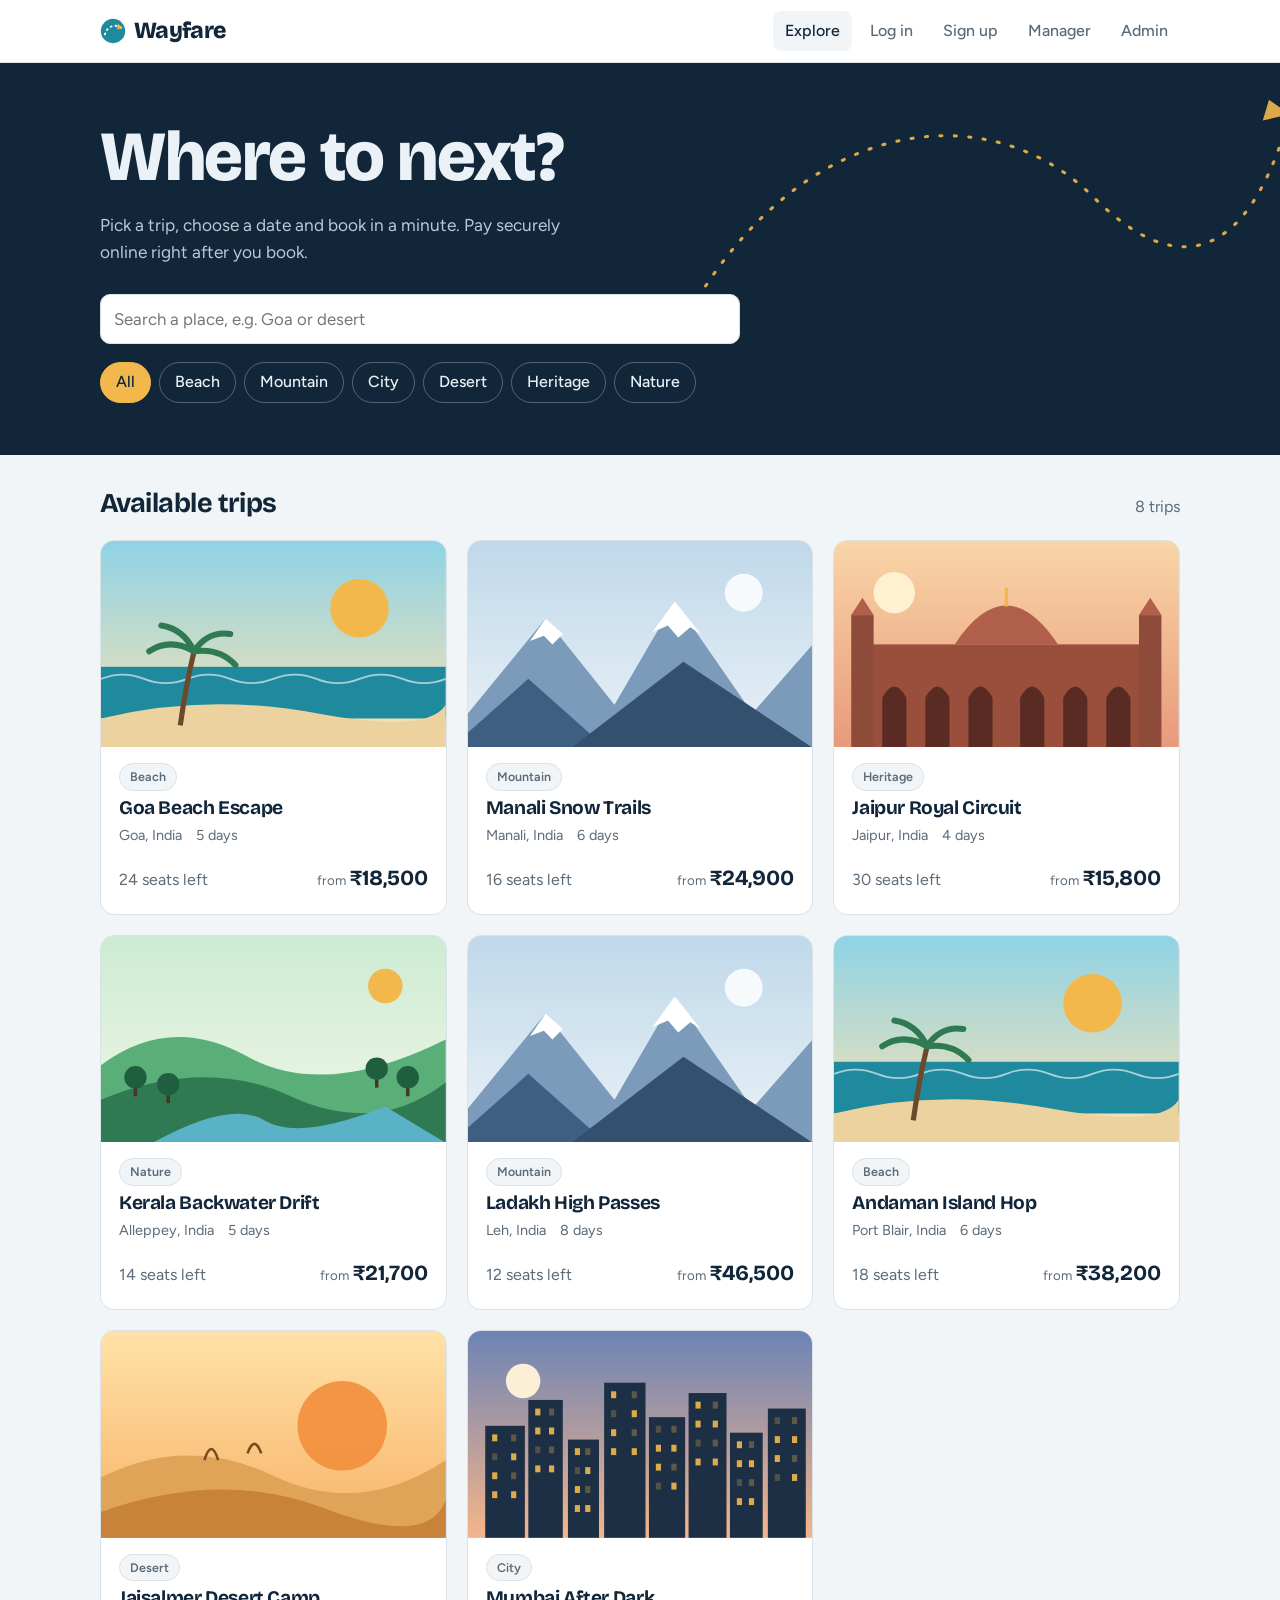
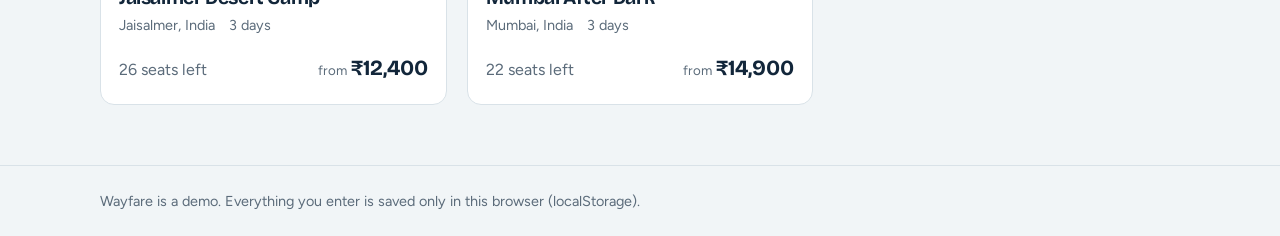
<file: index.html>
<!DOCTYPE html>
<html lang="en">
<head>
<meta charset="utf-8">
<meta name="viewport" content="width=device-width, initial-scale=1, viewport-fit=cover">
<title>Wayfare – Travel Booking</title>
<link rel="preconnect" href="https://fonts.googleapis.com">
<link href="https://fonts.googleapis.com/css2?family=Bricolage+Grotesque:opsz,wght@12..96,500;12..96,700;12..96,800&family=Figtree:wght@400;500;600&display=swap" rel="stylesheet">
<link rel="stylesheet" href="style.css">
</head>
<body>
<div id="app"></div>
<dialog id="dlg"></dialog>
<div id="toast" role="status" aria-live="polite"></div>

<script src="app.js"></script>
</body>
</html>
</file>
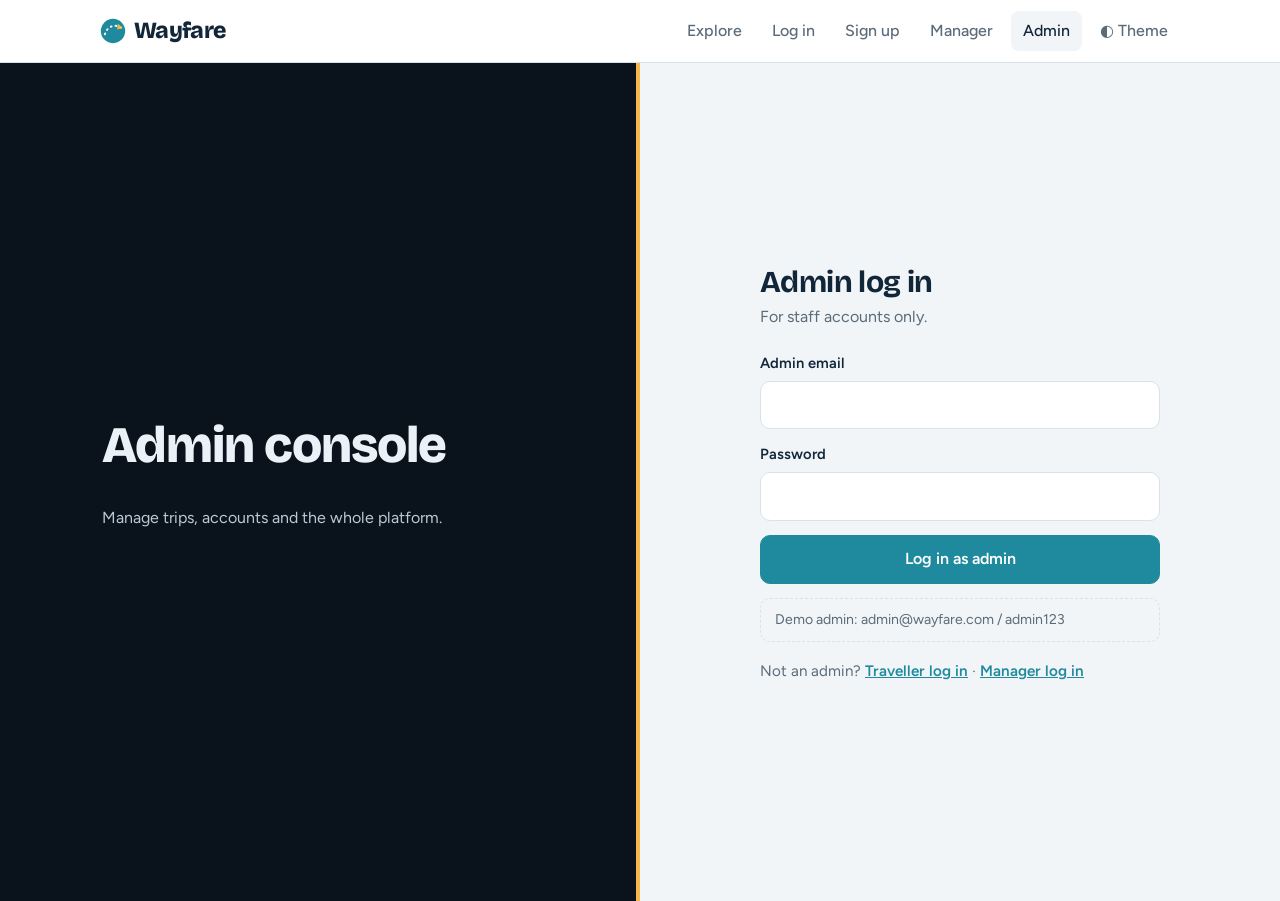
<file: admin-login.html>
<!DOCTYPE html>
<html lang="en">
<head>
<meta charset="utf-8">
<meta name="viewport" content="width=device-width, initial-scale=1, viewport-fit=cover">
<title>Wayfare – Admin log in</title>
<link rel="preconnect" href="https://fonts.googleapis.com">
<link href="https://fonts.googleapis.com/css2?family=Bricolage+Grotesque:opsz,wght@12..96,500;12..96,700;12..96,800&family=Figtree:wght@400;500;600&display=swap" rel="stylesheet">
<link rel="stylesheet" href="style.css">
</head>
<body data-page="admin-login">
<div id="app"></div>
<dialog id="dlg"></dialog>
<div id="toast" role="status" aria-live="polite"></div>

<script src="ui.js"></script>
<script src="payment.js"></script>
<script src="manager.js"></script>
<script src="app.js"></script>
</body>
</html>
</file>
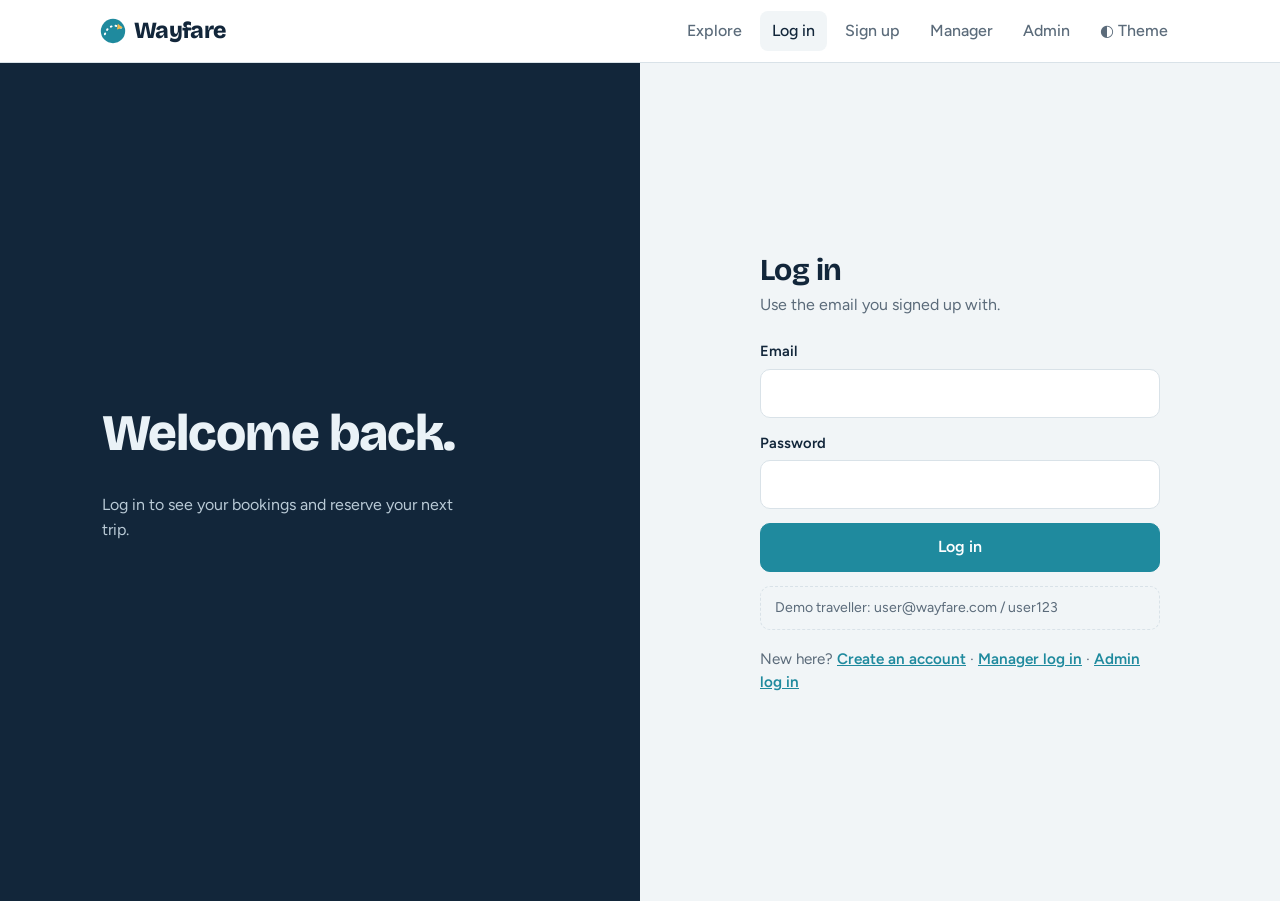
<file: login.html>
<!DOCTYPE html>
<html lang="en">
<head>
<meta charset="utf-8">
<meta name="viewport" content="width=device-width, initial-scale=1, viewport-fit=cover">
<title>Wayfare – Log in</title>
<link rel="preconnect" href="https://fonts.googleapis.com">
<link href="https://fonts.googleapis.com/css2?family=Bricolage+Grotesque:opsz,wght@12..96,500;12..96,700;12..96,800&family=Figtree:wght@400;500;600&display=swap" rel="stylesheet">
<link rel="stylesheet" href="style.css">
</head>
<body data-page="login">
<div id="app"></div>
<dialog id="dlg"></dialog>
<div id="toast" role="status" aria-live="polite"></div>

<script src="ui.js"></script>
<script src="payment.js"></script>
<script src="manager.js"></script>
<script src="app.js"></script>
</body>
</html>
</file>
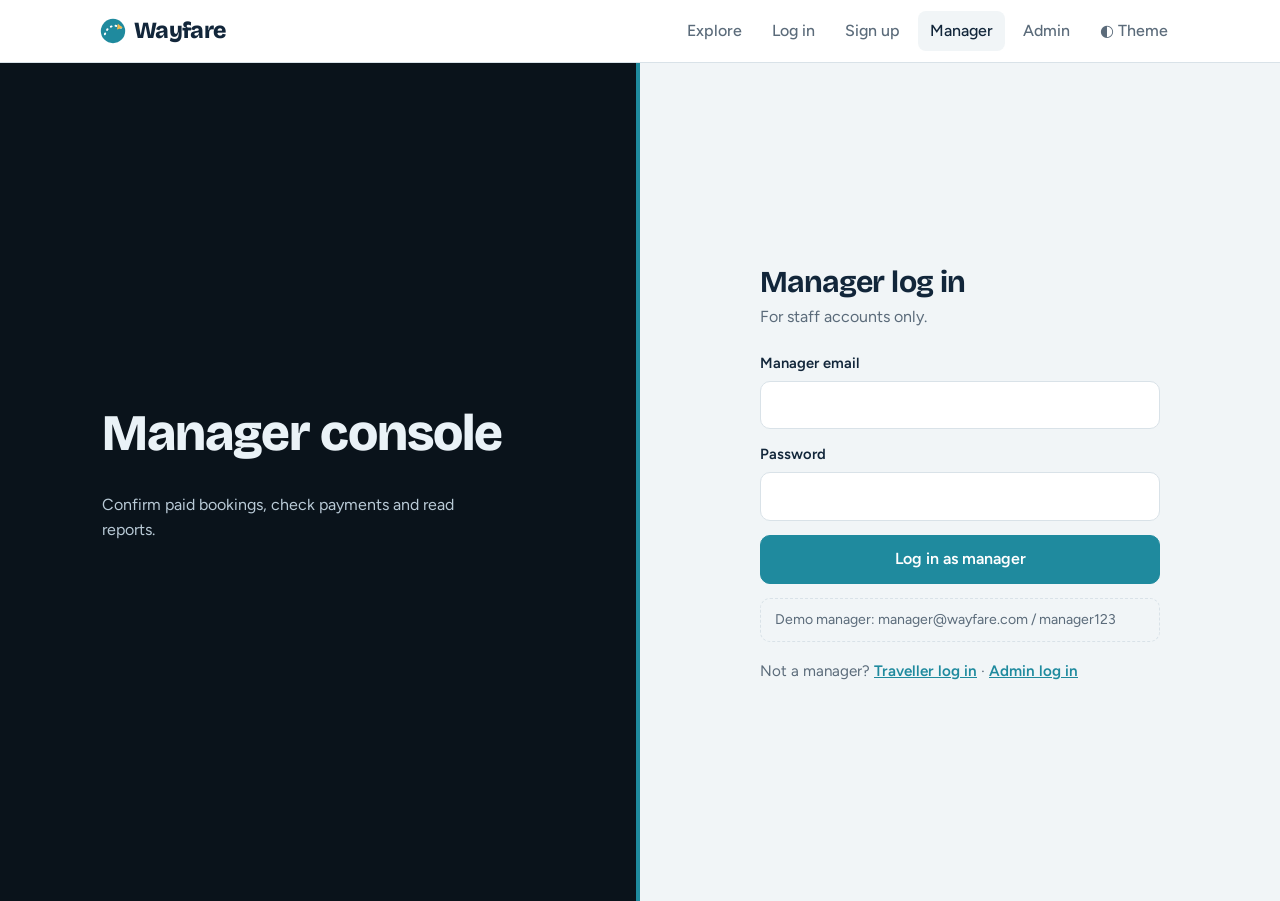
<file: manager-login.html>
<!DOCTYPE html>
<html lang="en">
<head>
<meta charset="utf-8">
<meta name="viewport" content="width=device-width, initial-scale=1, viewport-fit=cover">
<title>Wayfare – Manager log in</title>
<link rel="preconnect" href="https://fonts.googleapis.com">
<link href="https://fonts.googleapis.com/css2?family=Bricolage+Grotesque:opsz,wght@12..96,500;12..96,700;12..96,800&family=Figtree:wght@400;500;600&display=swap" rel="stylesheet">
<link rel="stylesheet" href="style.css">
</head>
<body data-page="manager-login">
<div id="app"></div>
<dialog id="dlg"></dialog>
<div id="toast" role="status" aria-live="polite"></div>

<script src="ui.js"></script>
<script src="payment.js"></script>
<script src="manager.js"></script>
<script src="app.js"></script>
</body>
</html>
</file>
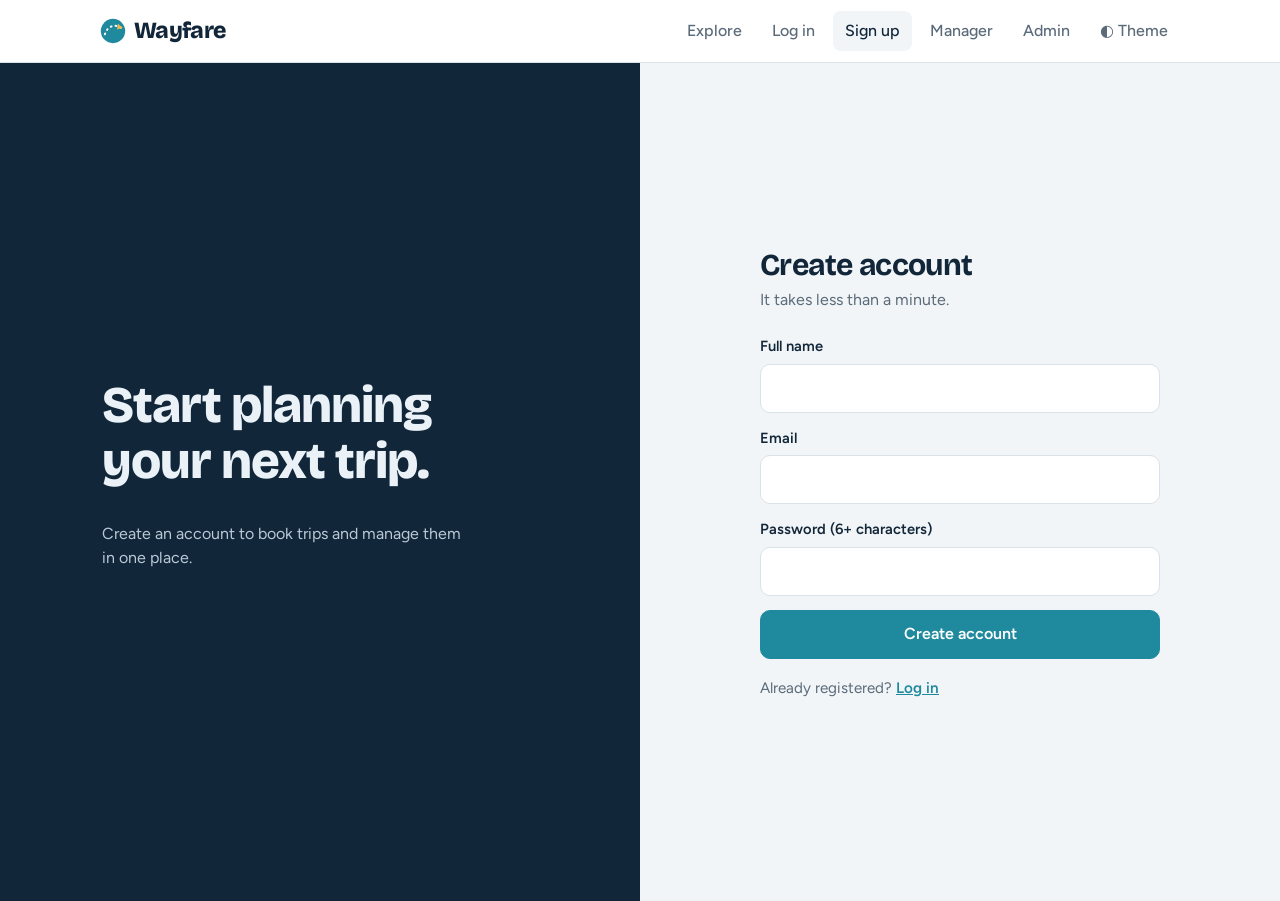
<file: register.html>
<!DOCTYPE html>
<html lang="en">
<head>
<meta charset="utf-8">
<meta name="viewport" content="width=device-width, initial-scale=1, viewport-fit=cover">
<title>Wayfare – Sign up</title>
<link rel="preconnect" href="https://fonts.googleapis.com">
<link href="https://fonts.googleapis.com/css2?family=Bricolage+Grotesque:opsz,wght@12..96,500;12..96,700;12..96,800&family=Figtree:wght@400;500;600&display=swap" rel="stylesheet">
<link rel="stylesheet" href="style.css">
</head>
<body data-page="register">
<div id="app"></div>
<dialog id="dlg"></dialog>
<div id="toast" role="status" aria-live="polite"></div>

<script src="ui.js"></script>
<script src="payment.js"></script>
<script src="manager.js"></script>
<script src="app.js"></script>
</body>
</html>
</file>
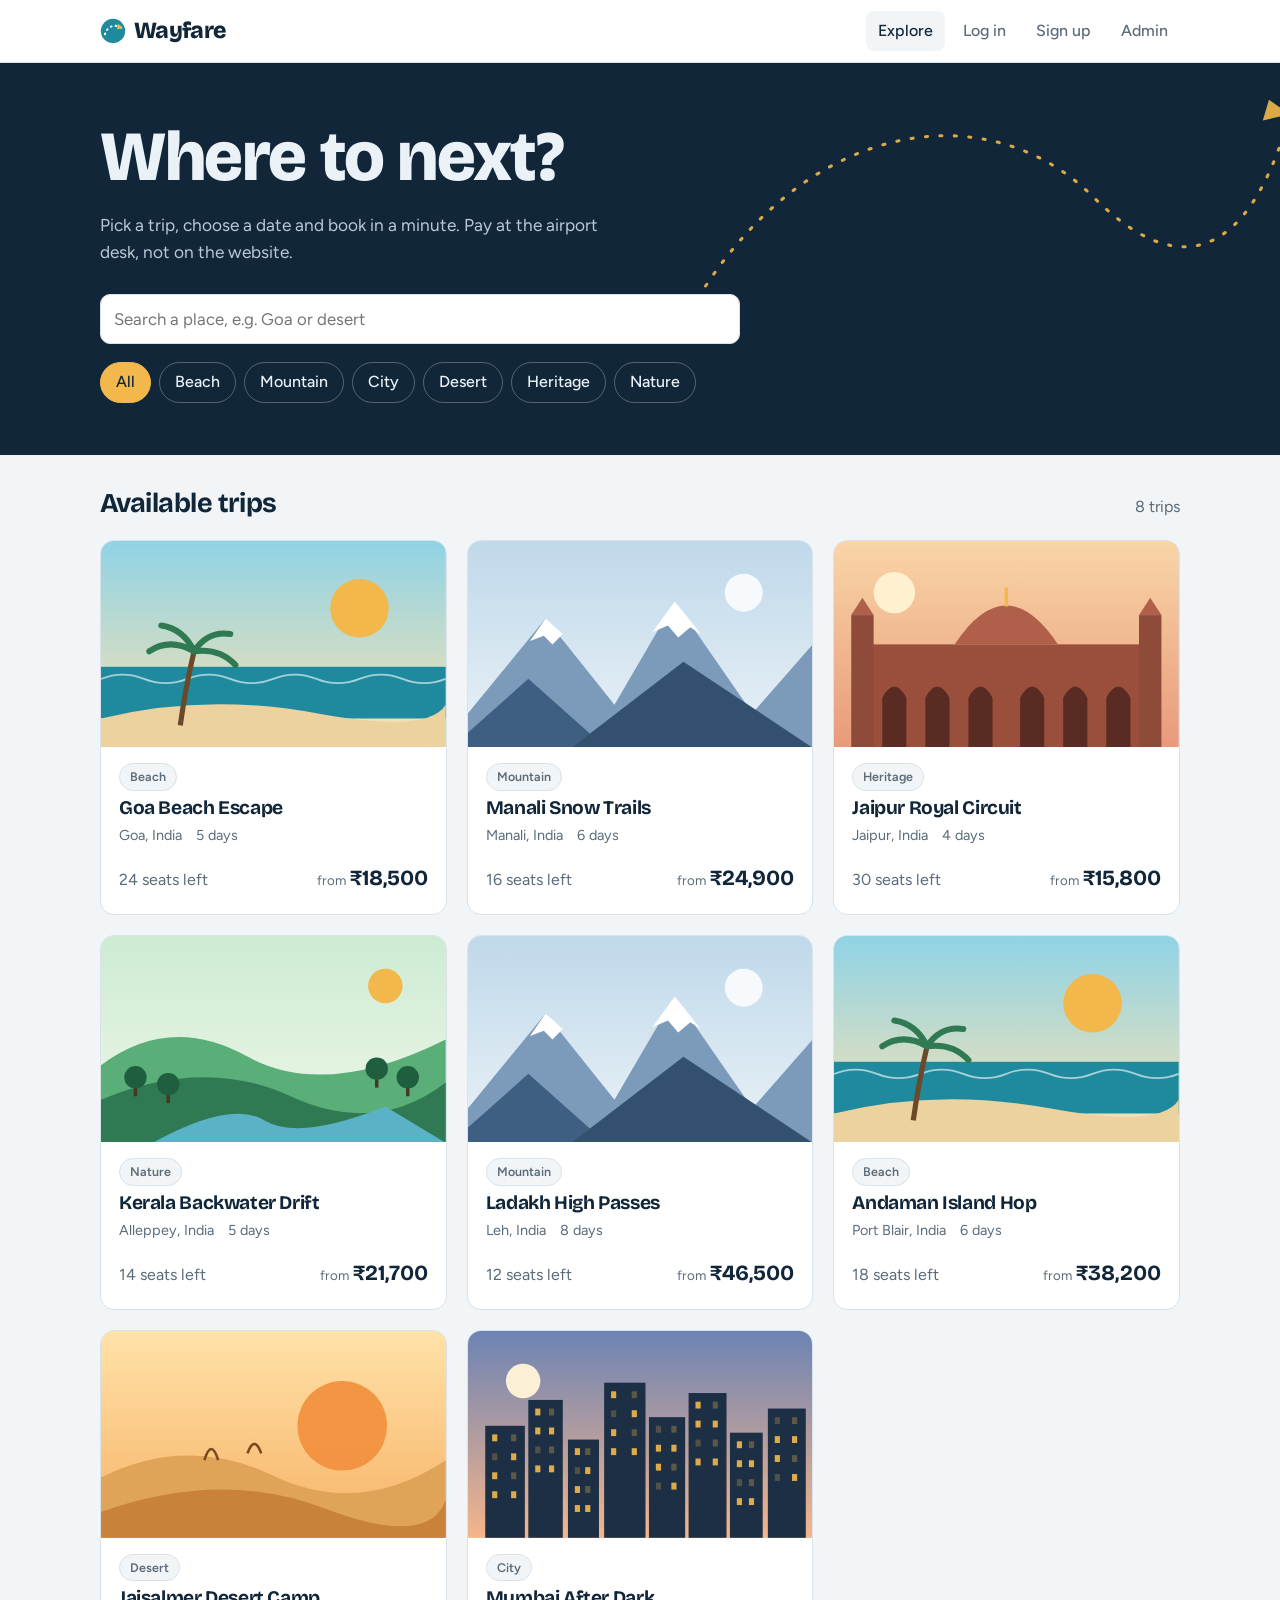
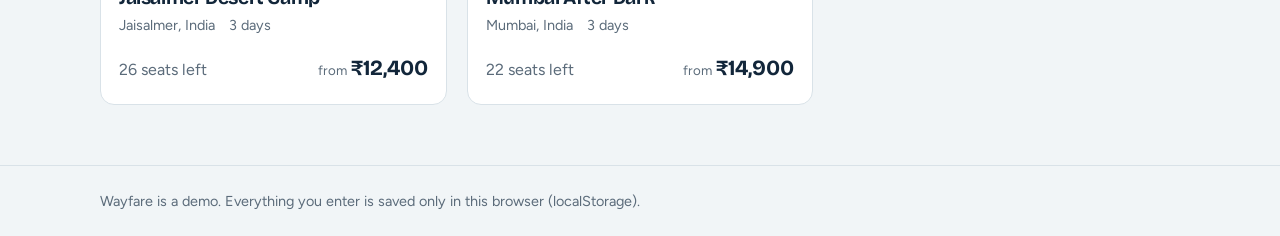
<file: standalone-single-file.html>
<!DOCTYPE html>
<html lang="en">
<head>
<meta charset="utf-8">
<meta name="viewport" content="width=device-width, initial-scale=1, viewport-fit=cover">
<title>Wayfare – Travel Booking</title>
<link rel="preconnect" href="https://fonts.googleapis.com">
<link href="https://fonts.googleapis.com/css2?family=Bricolage+Grotesque:opsz,wght@12..96,500;12..96,700;12..96,800&family=Figtree:wght@400;500;600&display=swap" rel="stylesheet">
<style>
:root{
  box-sizing:border-box;
  padding-top:env(safe-area-inset-top,0px);
  padding-bottom:env(safe-area-inset-bottom,0px);
  --bg:#F1F5F7; --surface:#FFFFFF; --ink:#12263A; --muted:#5B6B7A; --line:#D9E2E8;
  --accent:#1F8A9E; --accent-ink:#FFFFFF; --sun:#F2B84B; --danger:#C0392B; --ok:#2E8B57; --warn:#B7791F;
  --panel:#12263A; --panel-ink:#EAF2F7;
  --head:'Bricolage Grotesque','Trebuchet MS','Segoe UI',sans-serif;
  --body:'Figtree','Segoe UI',Roboto,Helvetica,Arial,sans-serif;
}
@media (prefers-color-scheme:dark){
  :root:not([data-theme="light"]){
    --bg:#0E1A24; --surface:#152532; --ink:#E8F0F5; --muted:#9FB1BF; --line:#25394A;
    --accent:#4CC0D6; --accent-ink:#08202A; --danger:#EF7B6E; --ok:#5CC48A; --warn:#E8B04F;
    --panel:#0A131B; --panel-ink:#EAF2F7;
  }
}
:root[data-theme="dark"]{
  --bg:#0E1A24; --surface:#152532; --ink:#E8F0F5; --muted:#9FB1BF; --line:#25394A;
  --accent:#4CC0D6; --accent-ink:#08202A; --danger:#EF7B6E; --ok:#5CC48A; --warn:#E8B04F;
  --panel:#0A131B; --panel-ink:#EAF2F7;
}
*,*::before,*::after{box-sizing:inherit}
html{height:100%;scroll-padding-top:env(safe-area-inset-top,0px)}
body{margin:0;min-height:100%;background:var(--bg);color:var(--ink);font-family:var(--body);font-size:16px;line-height:1.55}
h1,h2,h3{font-family:var(--head);line-height:1.1;margin:0;letter-spacing:-.02em}
a{color:inherit}
button,input,select,textarea{font:inherit;color:inherit}
:focus-visible{outline:3px solid var(--sun);outline-offset:2px}
.wrap{max-width:1120px;margin:0 auto;padding:0 20px}

/* nav */
.nav{position:sticky;top:env(safe-area-inset-top,0px);z-index:20;background:var(--surface);border-bottom:1px solid var(--line)}
.nav .wrap{display:flex;align-items:center;gap:18px;min-height:62px;flex-wrap:wrap;padding-top:8px;padding-bottom:8px}
.brand{font-family:var(--head);font-weight:800;font-size:1.45rem;text-decoration:none;display:flex;align-items:center;gap:8px;letter-spacing:-.03em}
.brand svg{width:26px;height:26px}
.nav nav{display:flex;gap:6px;align-items:center;margin-left:auto;flex-wrap:wrap}
.nav a.link,.nav button.link{background:none;border:0;padding:8px 12px;border-radius:8px;text-decoration:none;cursor:pointer;color:var(--muted);font-weight:500}
.nav a.link:hover,.nav button.link:hover,.nav a.link.on{color:var(--ink);background:var(--bg)}
.who{color:var(--muted);font-size:.9rem;padding:0 6px}

/* buttons */
.btn{display:inline-flex;align-items:center;justify-content:center;gap:8px;border:1.5px solid var(--accent);background:var(--accent);color:var(--accent-ink);padding:11px 20px;border-radius:10px;font-weight:600;cursor:pointer;text-decoration:none;transition:transform .12s,filter .12s}
.btn:hover{filter:brightness(1.07)}
.btn:active{transform:translateY(1px)}
.btn.ghost{background:transparent;color:var(--ink);border-color:var(--line)}
.btn.ghost:hover{border-color:var(--ink)}
.btn.danger{background:transparent;color:var(--danger);border-color:var(--danger)}
.btn.sm{padding:6px 12px;font-size:.88rem;border-radius:8px}
.btn.block{width:100%}
.btn[disabled]{opacity:.5;cursor:not-allowed}

/* hero */
.hero{background:var(--panel);color:var(--panel-ink);position:relative;overflow:hidden}
.hero .wrap{padding-top:56px;padding-bottom:52px;position:relative;z-index:1}
.hero h1{font-size:clamp(2.4rem,6vw,4.4rem);font-weight:800;max-width:14ch}
.hero p{max-width:46ch;color:#B9CAD6;margin:16px 0 28px;font-size:1.08rem}
.hero .route{position:absolute;right:-20px;top:10px;width:min(620px,70%);opacity:.9;z-index:0}
.search{display:flex;gap:10px;flex-wrap:wrap;max-width:640px}
.search input{flex:1 1 260px;padding:15px 18px;border-radius:12px;border:2px solid transparent;background:#fff;color:#12263A;font-size:1.05rem}
.search input:focus{border-color:var(--sun);outline:none}
.chips{display:flex;gap:8px;flex-wrap:wrap;margin-top:18px}
.chip{border:1.5px solid rgba(255,255,255,.28);background:transparent;color:var(--panel-ink);padding:7px 15px;border-radius:99px;cursor:pointer;font-weight:500}
.chip:hover{border-color:#fff}
.chip.on{background:var(--sun);border-color:var(--sun);color:#12263A}

/* sections */
.section{padding:34px 0 60px}
.section-head{display:flex;align-items:baseline;justify-content:space-between;gap:12px;margin-bottom:20px;flex-wrap:wrap}
.section-head h2{font-size:1.7rem}
.muted{color:var(--muted)}
.grid{display:grid;grid-template-columns:repeat(auto-fill,minmax(260px,1fr));gap:20px}
.card{background:var(--surface);border:1px solid var(--line);border-radius:14px;overflow:hidden;display:flex;flex-direction:column;text-decoration:none}
.card .pic{aspect-ratio:5/3;overflow:hidden;background:var(--line)}
.card .pic svg,.pic svg{width:100%;height:100%;display:block}
.card .body{padding:16px 18px 18px;display:flex;flex-direction:column;gap:6px;flex:1}
.card h3{font-size:1.2rem}
.card:hover{border-color:var(--accent)}
.meta{display:flex;gap:14px;color:var(--muted);font-size:.9rem;flex-wrap:wrap}
.price{margin-top:auto;padding-top:10px;display:flex;justify-content:space-between;align-items:baseline}
.price b{font-family:var(--head);font-size:1.35rem}
.tag{font-size:.78rem;font-weight:600;padding:3px 10px;border-radius:99px;background:var(--bg);border:1px solid var(--line);color:var(--muted);align-self:flex-start}
.empty{grid-column:1/-1;padding:48px 20px;text-align:center;border:1.5px dashed var(--line);border-radius:14px;color:var(--muted)}

/* trip page */
.trip{display:grid;grid-template-columns:minmax(0,1.5fr) minmax(0,1fr);gap:28px;align-items:start;padding:28px 0 60px}
.trip .pic{border-radius:14px;overflow:hidden;aspect-ratio:5/3;border:1px solid var(--line)}
.trip h1{font-size:clamp(2rem,4vw,2.9rem);margin:18px 0 8px}
.trip p.lead{max-width:62ch}
.panel{background:var(--surface);border:1px solid var(--line);border-radius:14px;padding:22px;position:sticky;top:90px}
.panel h3{font-size:1.3rem;margin-bottom:14px}
.total{display:flex;justify-content:space-between;align-items:baseline;border-top:1px solid var(--line);margin:16px 0;padding-top:14px}
.total b{font-family:var(--head);font-size:1.7rem}
.back{display:inline-block;margin-top:22px;color:var(--muted);text-decoration:none}
.back:hover{color:var(--ink)}

/* forms */
label{display:block;font-weight:600;font-size:.92rem;margin:0 0 6px}
.field{margin-bottom:14px}
input[type=text],input[type=email],input[type=password],input[type=number],input[type=date],select,textarea{width:100%;padding:11px 13px;border-radius:10px;border:1.5px solid var(--line);background:var(--surface);color:var(--ink)}
input:focus,select:focus,textarea:focus{border-color:var(--accent);outline:none}
textarea{min-height:96px;resize:vertical}
.row2{display:grid;grid-template-columns:1fr 1fr;gap:12px}
.err{background:color-mix(in srgb,var(--danger) 12%,transparent);color:var(--danger);border:1px solid var(--danger);padding:10px 14px;border-radius:10px;margin-bottom:14px;font-size:.95rem}
.hint{font-size:.88rem;color:var(--muted);margin-top:14px;padding:10px 14px;border-radius:10px;background:var(--bg);border:1px dashed var(--line)}

/* auth */
.auth{min-height:calc(100vh - 62px);display:grid;grid-template-columns:1fr 1fr}
.auth .side{background:var(--panel);color:var(--panel-ink);padding:56px 8vw;display:flex;flex-direction:column;justify-content:center;gap:16px}
.auth .side h1{font-size:clamp(2.2rem,4vw,3.4rem);font-weight:800}
.auth .side p{color:#B9CAD6;max-width:36ch}
.auth .side.admin{background:#0A131B;border-right:4px solid var(--sun)}
.auth .formcol{display:flex;align-items:center;justify-content:center;padding:40px 20px}
.auth .box{width:100%;max-width:400px}
.auth .box h2{font-size:1.9rem;margin-bottom:6px}
.auth .box .sub{color:var(--muted);margin:0 0 22px}
.auth .alt{margin-top:18px;color:var(--muted);font-size:.95rem}
.auth .alt a{color:var(--accent);font-weight:600}

/* tables */
.tablewrap{overflow-x:auto;background:var(--surface);border:1px solid var(--line);border-radius:14px}
table{width:100%;border-collapse:collapse;min-width:680px}
th,td{padding:12px 16px;text-align:left;border-bottom:1px solid var(--line);font-size:.95rem;vertical-align:middle}
th{font-size:.85rem;color:var(--muted);font-weight:600;background:var(--bg)}
tr:last-child td{border-bottom:0}
td .actions{display:flex;gap:6px;flex-wrap:wrap}
.status{display:inline-block;padding:3px 11px;border-radius:99px;font-size:.82rem;font-weight:600}
.status.Pending{background:color-mix(in srgb,var(--warn) 18%,transparent);color:var(--warn)}
.status.Confirmed{background:color-mix(in srgb,var(--ok) 18%,transparent);color:var(--ok)}
.status.Cancelled{background:color-mix(in srgb,var(--danger) 15%,transparent);color:var(--danger)}

/* admin */
.tabs{display:flex;gap:6px;margin:0 0 22px;border-bottom:1px solid var(--line);flex-wrap:wrap}
.tabs button{background:none;border:0;padding:11px 16px;cursor:pointer;color:var(--muted);font-weight:600;border-bottom:3px solid transparent;margin-bottom:-1px}
.tabs button.on{color:var(--ink);border-bottom-color:var(--accent)}
.stats{display:grid;grid-template-columns:repeat(auto-fit,minmax(190px,1fr));gap:16px;margin-bottom:28px}
.stat{background:var(--surface);border:1px solid var(--line);border-radius:14px;padding:18px 20px}
.stat b{display:block;font-family:var(--head);font-size:2rem;line-height:1.1}
.stat span{color:var(--muted);font-size:.92rem}
.stat.hl{background:var(--panel);color:var(--panel-ink);border-color:var(--panel)}
.stat.hl span{color:#B9CAD6}

/* booking cards */
.blist{display:grid;gap:14px}
.bcard{display:grid;grid-template-columns:150px 1fr auto;gap:18px;align-items:center;background:var(--surface);border:1px solid var(--line);border-radius:14px;padding:12px}
.bcard .pic{border-radius:10px;overflow:hidden;aspect-ratio:5/3}
.bcard h3{font-size:1.15rem;margin-bottom:4px}
.bcard .side{text-align:right;display:flex;flex-direction:column;gap:8px;align-items:flex-end}

/* dialog + toast */
dialog{border:1px solid var(--line);border-radius:16px;background:var(--surface);color:var(--ink);padding:24px;width:min(560px,92vw);max-height:90vh;overflow:auto}
dialog::backdrop{background:rgba(8,16,24,.6)}
dialog h3{font-size:1.4rem;margin-bottom:16px}
.dlgfoot{display:flex;gap:10px;justify-content:flex-end;margin-top:8px}
#toast{position:fixed;left:50%;bottom:calc(24px + env(safe-area-inset-bottom,0px));transform:translate(-50%,20px);background:var(--ink);color:var(--bg);padding:12px 20px;border-radius:12px;opacity:0;pointer-events:none;transition:.25s;z-index:99;font-weight:500;max-width:90vw}
#toast.show{opacity:1;transform:translate(-50%,0)}
footer{border-top:1px solid var(--line);padding:24px 0;color:var(--muted);font-size:.9rem}

@media(max-width:820px){
  .trip{grid-template-columns:1fr}.panel{position:static}
  .auth{grid-template-columns:1fr}.auth .side{padding:36px 24px}
  .bcard{grid-template-columns:1fr}.bcard .side{align-items:flex-start;text-align:left}
  .hero .route{opacity:.35}
}
@media(prefers-reduced-motion:reduce){*{transition:none!important}}
</style>
</head>
<body>
<div id="app"></div>
<dialog id="dlg"></dialog>
<div id="toast" role="status" aria-live="polite"></div>

<script>
/* ---------- storage (localStorage with in-memory fallback) ---------- */
const mem = {};
const LS = {
  get(k, d){ try{ const v = localStorage.getItem(k); if(v!==null) return JSON.parse(v);}catch(e){} return k in mem ? mem[k] : d; },
  set(k, v){ mem[k] = v; try{ localStorage.setItem(k, JSON.stringify(v)); }catch(e){} }
};
const hash = s => { let x = 5381; for(const c of String(s)) x = ((x<<5)+x+c.charCodeAt(0))|0; return 'h'+(x>>>0).toString(16); };
const uid = p => p + Date.now().toString(36) + Math.random().toString(36).slice(2,6);

const SEED_TRIPS = [
  {id:'t_goa',title:'Goa Beach Escape',destination:'Goa',country:'India',category:'Beach',days:5,price:18500,seats:24,description:'Five easy days between Baga and Palolem. Sunrise yoga on the sand, a Fontainhas heritage walk, and a sunset cruise on the Mandovi.'},
  {id:'t_manali',title:'Manali Snow Trails',destination:'Manali',country:'India',category:'Mountain',days:6,price:24900,seats:16,description:'Solang Valley, the Rohtang approach and cosy riverside stays. Includes a guided snow trek and hot-spring stop at Vashisht.'},
  {id:'t_jaipur',title:'Jaipur Royal Circuit',destination:'Jaipur',country:'India',category:'Heritage',days:4,price:15800,seats:30,description:'Amber Fort at opening time, City Palace, the Hawa Mahal bazaars and a rooftop dinner overlooking the old city.'},
  {id:'t_kerala',title:'Kerala Backwater Drift',destination:'Alleppey',country:'India',category:'Nature',days:5,price:21700,seats:14,description:'Two nights on a private houseboat, a Munnar tea estate day, and a village cooking class with a local family.'},
  {id:'t_ladakh',title:'Ladakh High Passes',destination:'Leh',country:'India',category:'Mountain',days:8,price:46500,seats:12,description:'Pangong Lake, Nubra Valley and Khardung La. Acclimatisation day, oxygen-backed vehicle and a trip lead are included.'},
  {id:'t_andaman',title:'Andaman Island Hop',destination:'Port Blair',country:'India',category:'Beach',days:6,price:38200,seats:18,description:'Radhanagar beach, snorkelling at Elephant Beach, and the Cellular Jail light show. Ferries between islands included.'},
  {id:'t_jaisalmer',title:'Jaisalmer Desert Camp',destination:'Jaisalmer',country:'India',category:'Desert',days:3,price:12400,seats:26,description:'Golden fort at dawn, camel safari to the Sam dunes, and a night in a camp with folk music under the stars.'},
  {id:'t_mumbai',title:'Mumbai After Dark',destination:'Mumbai',country:'India',category:'City',days:3,price:14900,seats:22,description:'Street-food trail, Marine Drive at night, a Dharavi walking tour and a ride on the local train at golden hour.'}
];
const SEED_USERS = [
  {id:'u_admin',name:'Administrator',email:'admin@wayfare.com',pass:hash('admin123'),role:'admin',created:Date.now()},
  {id:'u_demo',name:'Demo Traveller',email:'user@wayfare.com',pass:hash('user123'),role:'user',created:Date.now()}
];
if(!LS.get('wf_trips')) LS.set('wf_trips', SEED_TRIPS);
if(!LS.get('wf_users')) LS.set('wf_users', SEED_USERS);
if(!LS.get('wf_bookings')) LS.set('wf_bookings', []);

const trips = () => LS.get('wf_trips', []);
const users = () => LS.get('wf_users', []);
const bookings = () => LS.get('wf_bookings', []);
const me = () => { const s = LS.get('wf_session', null); return s ? users().find(u => u.id === s.userId) || null : null; };

/* ---------- helpers ---------- */
const $ = s => document.querySelector(s);
const esc = s => String(s ?? '').replace(/[&<>"']/g, c => ({'&':'&amp;','<':'&lt;','>':'&gt;','"':'&quot;',"'":'&#39;'}[c]));
const money = n => '₹' + Number(n).toLocaleString('en-IN');
const today = () => new Date(Date.now() - new Date().getTimezoneOffset()*60000).toISOString().slice(0,10);
const fmtDate = d => new Date(d + 'T00:00:00').toLocaleDateString('en-IN',{day:'numeric',month:'short',year:'numeric'});
let toastTimer;
function toast(msg){ const t = $('#toast'); t.textContent = msg; t.classList.add('show'); clearTimeout(toastTimer); toastTimer = setTimeout(()=>t.classList.remove('show'), 2800); }
function go(path){ location.hash = '#' + path; }
function modal(html){ const d = $('#dlg'); d.innerHTML = html; if(!d.open) d.showModal(); }
function closeModal(){ const d = $('#dlg'); if(d.open) d.close(); }
function askConfirm(msg, yesLabel, cb){
  window.__cb = cb;
  modal(`<h3>Are you sure?</h3><p>${esc(msg)}</p><div class="dlgfoot"><button class="btn ghost" onclick="closeModal()">Keep it</button><button class="btn danger" onclick="closeModal();window.__cb()">${esc(yesLabel)}</button></div>`);
}

/* ---------- illustrated scenes (no remote images) ---------- */
let gid = 0;
function scene(cat){
  const g = 'g' + (++gid);
  const sky = (a,b) => `<defs><linearGradient id="${g}" x1="0" y1="0" x2="0" y2="1"><stop offset="0" stop-color="${a}"/><stop offset="1" stop-color="${b}"/></linearGradient></defs><rect width="400" height="240" fill="url(#${g})"/>`;
  let s = '';
  if(cat==='Beach') s = sky('#8FD3E6','#FCE3B0') + `<circle cx="300" cy="78" r="34" fill="#F2B84B"/><rect y="146" width="400" height="60" fill="#1F8A9E"/><path d="M0 160 Q25 150 50 160 T100 160 T150 160 T200 160 T250 160 T300 160 T350 160 T400 160" stroke="#fff" stroke-width="2" fill="none" opacity=".6"/><path d="M0 206 Q120 176 250 200 T400 190 V240 H0Z" fill="#EBD29E"/><path d="M92 214 Q98 170 108 128" stroke="#6B4A2B" stroke-width="6" fill="none"/><path d="M108 128 Q80 112 56 128 M108 128 Q96 102 70 98 M108 128 Q124 104 150 108 M108 128 Q138 124 156 144" stroke="#2F7A52" stroke-width="7" fill="none" stroke-linecap="round"/>`;
  else if(cat==='Mountain') s = sky('#BFD8EA','#EAF2F7') + `<circle cx="320" cy="60" r="22" fill="#fff" opacity=".85"/><polygon points="0,200 90,90 170,190 240,70 330,200 400,120 400,240 0,240" fill="#7C9BBB"/><polygon points="240,70 214,106 232,98 244,112 258,100 270,108" fill="#fff"/><polygon points="90,90 72,116 88,110 98,120 110,108" fill="#fff"/><polygon points="-20,240 70,160 160,240" fill="#3F5F82"/><polygon points="120,240 250,140 400,240" fill="#34506F"/>`;
  else if(cat==='City') s = sky('#6C83B5','#F5B58A') + `<circle cx="64" cy="58" r="20" fill="#FBEFD5"/>` + [[20,110,46],[70,80,40],[116,126,36],[158,60,48],[210,100,42],[256,72,44],[304,118,38],[348,90,44]].map(([x,y,w])=>`<rect x="${x}" y="${y}" width="${w}" height="${240-y}" fill="#1D2F44"/>` + [0,1,2,3].map(i=>`<rect x="${x+8}" y="${y+10+i*22}" width="6" height="8" fill="#F2B84B" opacity="${(i+x)%3?'.9':'.25'}"/><rect x="${x+w-16}" y="${y+10+i*22}" width="6" height="8" fill="#F2B84B" opacity="${(i+x)%2?'.9':'.3'}"/>`).join('')).join('');
  else if(cat==='Desert') s = sky('#FFE2A8','#F7B267') + `<circle cx="280" cy="110" r="52" fill="#F28F3B" opacity=".9"/><path d="M0 170 Q100 120 200 168 T400 150 V240 H0Z" fill="#E0A458"/><path d="M0 210 Q140 160 260 206 T400 196 V240 H0Z" fill="#C9823A"/><path d="M120 150 q8 -26 16 0 M170 142 q8 -22 16 0" stroke="#7a4b1d" stroke-width="3" fill="none"/>`;
  else if(cat==='Heritage') s = sky('#F9D5A7','#E89A7B') + `<circle cx="70" cy="60" r="24" fill="#FFF1D0"/><rect x="40" y="120" width="320" height="120" fill="#9A4F3C"/><path d="M140 120 Q200 30 260 120Z" fill="#B0604A"/><rect x="198" y="54" width="4" height="22" fill="#F2B84B"/><rect x="20" y="86" width="26" height="154" fill="#8E4B3A"/><rect x="354" y="86" width="26" height="154" fill="#8E4B3A"/><path d="M20 86 L33 66 L46 86Z M354 86 L367 66 L380 86Z" fill="#B0604A"/>` + [70,120,170,230,280,330].map(x=>`<path d="M${x-14} 240 V182 Q${x} 156 ${x+14} 182 V240Z" fill="#5A2B22"/>`).join('');
  else s = sky('#CDEBD3','#EFF7E8') + `<circle cx="330" cy="58" r="20" fill="#F2B84B"/><path d="M0 150 Q80 90 170 140 T400 120 V240 H0Z" fill="#5AAE78"/><path d="M0 190 Q120 140 220 186 T400 170 V240 H0Z" fill="#2F7A52"/><path d="M60 240 Q150 190 190 214 T330 198 L400 240Z" fill="#5AB2C7"/>` + [[40,170],[78,178],[320,160],[356,170]].map(([x,y])=>`<rect x="${x-2}" y="${y}" width="4" height="16" fill="#4A3524"/><circle cx="${x}" cy="${y-6}" r="13" fill="#1F5E3E"/>`).join('');
  return `<svg viewBox="0 0 400 240" preserveAspectRatio="xMidYMid slice" role="img" aria-label="${esc(cat)} illustration">${s}</svg>`;
}

/* ---------- layout ---------- */
function nav(){
  const u = me(); const r = location.hash.slice(1) || '/';
  const on = p => r === p ? 'on' : '';
  let links = `<a class="link ${on('/')}" href="#/">Explore</a>`;
  if(!u) links += `<a class="link ${on('/login')}" href="#/login">Log in</a><a class="link ${on('/register')}" href="#/register">Sign up</a><a class="link ${on('/admin-login')}" href="#/admin-login">Admin</a>`;
  else if(u.role==='admin') links += `<a class="link ${r.startsWith('/admin')?'on':''}" href="#/admin">Dashboard</a><span class="who">${esc(u.name)}</span><button class="link" onclick="logout()">Log out</button>`;
  else links += `<a class="link ${on('/my-bookings')}" href="#/my-bookings">My bookings</a><span class="who">${esc(u.name)}</span><button class="link" onclick="logout()">Log out</button>`;
  return `<header class="nav"><div class="wrap"><a class="brand" href="#/"><svg viewBox="0 0 32 32" aria-hidden="true"><circle cx="16" cy="16" r="15" fill="#1F8A9E"/><path d="M6 20 C10 8 20 8 26 12" stroke="#fff" stroke-width="2.4" fill="none" stroke-linecap="round" stroke-dasharray="1 5"/><path d="M22 7 L28 12 L21 14Z" fill="#F2B84B"/></svg>Wayfare</a><nav aria-label="Main">${links}</nav></div></header>`;
}
const foot = `<footer><div class="wrap">Wayfare is a demo. Everything you enter is saved only in this browser (localStorage).</div></footer>`;

/* ---------- views ---------- */
let filt = {q:'', cat:'All'};
const CATS = ['All','Beach','Mountain','City','Desert','Heritage','Nature'];

function tripCard(t){
  return `<a class="card" href="#/trip/${t.id}"><div class="pic">${scene(t.category)}</div><div class="body"><span class="tag">${esc(t.category)}</span><h3>${esc(t.title)}</h3><div class="meta"><span>${esc(t.destination)}, ${esc(t.country)}</span><span>${t.days} days</span></div><div class="price"><span class="muted">${t.seats>0 ? t.seats+' seats left' : 'Sold out'}</span><span><small class="muted">from</small> <b>${money(t.price)}</b></span></div></div></a>`;
}
function filtered(){
  const q = filt.q.trim().toLowerCase();
  return trips().filter(t => (filt.cat==='All' || t.category===filt.cat) && (!q || (t.title+' '+t.destination+' '+t.country+' '+t.description).toLowerCase().includes(q)));
}
function renderGrid(){
  const g = $('#grid'); if(!g) return;
  const l = filtered();
  g.innerHTML = l.length ? l.map(tripCard).join('') : `<div class="empty">No trips match your search. Clear the search box or pick another category.</div>`;
  $('#count').textContent = l.length + (l.length===1 ? ' trip' : ' trips');
  document.querySelectorAll('.chip').forEach(c => c.classList.toggle('on', c.dataset.cat === filt.cat));
}
function setCat(c){ filt.cat = c; renderGrid(); }
function setQ(v){ filt.q = v; renderGrid(); }

function viewHome(){
  return `<section class="hero"><svg class="route" viewBox="0 0 600 260" fill="none" aria-hidden="true"><path d="M10 230 C120 40 300 20 400 120 S560 150 590 40" stroke="#F2B84B" stroke-width="3" stroke-dasharray="2 12" stroke-linecap="round"/><circle cx="10" cy="230" r="8" fill="#F2B84B"/><path d="M590 40 l-26 6 6 -20z" fill="#F2B84B"/></svg>
  <div class="wrap"><h1>Where to next?</h1><p>Pick a trip, choose a date and book in a minute. Pay at the airport desk, not on the website.</p>
  <div class="search"><input type="text" id="q" value="${esc(filt.q)}" placeholder="Search a place, e.g. Goa or desert" aria-label="Search trips" oninput="setQ(this.value)"></div>
  <div class="chips">${CATS.map(c=>`<button class="chip" data-cat="${c}" onclick="setCat('${c}')">${c}</button>`).join('')}</div></div></section>
  <section class="section"><div class="wrap"><div class="section-head"><h2>Available trips</h2><span class="muted" id="count"></span></div><div class="grid" id="grid"></div></div></section>${foot}`;
}

function viewTrip(id){
  const t = trips().find(x => x.id === id);
  if(!t) return `<div class="wrap" style="padding:60px 20px"><h2>Trip not found</h2><p class="muted">It may have been removed.</p><a class="btn" href="#/">Back to trips</a></div>`;
  const u = me();
  let panel;
  if(t.seats <= 0) panel = `<h3>Sold out</h3><p class="muted">All seats on this trip are taken. Check back later or choose another trip.</p>`;
  else if(u && u.role==='admin') panel = `<h3>Admin view</h3><p class="muted">Admin accounts can't make bookings. Edit this trip from the dashboard.</p><a class="btn block" href="#/admin">Open dashboard</a>`;
  else panel = `<h3>Book this trip</h3><div id="berr"></div>
    <div class="field"><label for="bdate">Travel date</label><input type="date" id="bdate" min="${today()}"></div>
    <div class="field"><label for="btrav">Travellers (max ${Math.min(t.seats,10)})</label><input type="number" id="btrav" min="1" max="${Math.min(t.seats,10)}" value="1" oninput="updTotal(${t.price})"></div>
    <div class="total"><span class="muted">Total</span><b id="btotal">${money(t.price)}</b></div>
    <button class="btn block" onclick="book('${t.id}')">${u ? 'Confirm booking' : 'Log in to book'}</button>
    ${u ? '' : '<p class="hint">You will return to this trip after logging in.</p>'}`;
  return `<div class="wrap"><a class="back" href="#/">‹ All trips</a><div class="trip"><div><div class="pic">${scene(t.category)}</div><h1>${esc(t.title)}</h1>
    <div class="meta" style="margin-bottom:14px"><span>${esc(t.destination)}, ${esc(t.country)}</span><span>${t.days} days</span><span>${esc(t.category)}</span><span>${t.seats} seats left</span></div>
    <p class="lead">${esc(t.description)}</p><p class="muted">${money(t.price)} per traveller. Free cancellation from your bookings page.</p></div>
    <aside class="panel">${panel}</aside></div></div>${foot}`;
}
function updTotal(price){ const n = Math.max(1, parseInt($('#btrav').value)||1); $('#btotal').textContent = money(n*price); }

function book(id){
  const u = me();
  if(!u){ sessionStorage.setItem('wf_next', '/trip/'+id); return go('/login'); }
  const t = trips().find(x => x.id === id); const err = $('#berr');
  const date = $('#bdate').value, n = parseInt($('#btrav').value);
  const fail = m => err.innerHTML = `<div class="err">${esc(m)}</div>`;
  if(!date) return fail('Choose a travel date.');
  if(date < today()) return fail('The travel date can’t be in the past.');
  if(!n || n < 1) return fail('Enter at least 1 traveller.');
  if(n > t.seats) return fail(`Only ${t.seats} seats are left on this trip.`);
  if(n > 10) return fail('You can book up to 10 travellers at a time.');
  const all = trips(); all.find(x => x.id===id).seats -= n; LS.set('wf_trips', all);
  const bs = bookings();
  bs.push({id:uid('b_'), userId:u.id, tripId:t.id, title:t.title, destination:t.destination, category:t.category, date, travellers:n, total:n*t.price, status:'Pending', created:Date.now()});
  LS.set('wf_bookings', bs);
  toast('Booked. We will confirm it shortly.'); go('/my-bookings');
}

function viewAuth(kind){
  const admin = kind==='admin', reg = kind==='register';
  const side = admin
    ? `<div class="side admin"><h1>Admin console</h1><p>Manage trips, review bookings and keep an eye on revenue.</p></div>`
    : `<div class="side"><h1>${reg?'Start planning your next trip.':'Welcome back.'}</h1><p>${reg?'Create an account to book trips and manage them in one place.':'Log in to see your bookings and reserve your next trip.'}</p></div>`;
  const form = admin ? `
    <h2>Admin log in</h2><p class="sub">For staff accounts only.</p><div id="aerr"></div>
    <form onsubmit="return doLogin(event,'admin')"><div class="field"><label for="em">Admin email</label><input type="email" id="em" required autocomplete="username"></div>
    <div class="field"><label for="pw">Password</label><input type="password" id="pw" required autocomplete="current-password"></div><button class="btn block">Log in as admin</button></form>
    <p class="hint">Demo admin: admin@wayfare.com / admin123</p><p class="alt">Not an admin? <a href="#/login">Go to traveller log in</a></p>`
  : reg ? `
    <h2>Create account</h2><p class="sub">It takes less than a minute.</p><div id="aerr"></div>
    <form onsubmit="return doRegister(event)"><div class="field"><label for="nm">Full name</label><input type="text" id="nm" required autocomplete="name"></div>
    <div class="field"><label for="em">Email</label><input type="email" id="em" required autocomplete="email"></div>
    <div class="field"><label for="pw">Password (6+ characters)</label><input type="password" id="pw" required minlength="6" autocomplete="new-password"></div><button class="btn block">Create account</button></form>
    <p class="alt">Already registered? <a href="#/login">Log in</a></p>`
  : `
    <h2>Log in</h2><p class="sub">Use the email you signed up with.</p><div id="aerr"></div>
    <form onsubmit="return doLogin(event,'user')"><div class="field"><label for="em">Email</label><input type="email" id="em" required autocomplete="username"></div>
    <div class="field"><label for="pw">Password</label><input type="password" id="pw" required autocomplete="current-password"></div><button class="btn block">Log in</button></form>
    <p class="hint">Demo traveller: user@wayfare.com / user123</p>
    <p class="alt">New here? <a href="#/register">Create an account</a> · <a href="#/admin-login">Admin log in</a></p>`;
  return `<div class="auth">${side}<div class="formcol"><div class="box">${form}</div></div></div>`;
}
function authErr(m){ $('#aerr').innerHTML = `<div class="err">${esc(m)}</div>`; return false; }
function doLogin(e, kind){
  e.preventDefault();
  const em = $('#em').value.trim().toLowerCase(), pw = $('#pw').value;
  const u = users().find(x => x.email === em);
  if(!u || u.pass !== hash(pw)) return authErr('Email or password is incorrect. Check both and try again.');
  if(kind==='admin' && u.role!=='admin') return authErr('This account is not an admin. Use the traveller log in instead.');
  if(kind==='user' && u.role==='admin') return authErr('This is an admin account. Use the admin log in instead.');
  LS.set('wf_session', {userId:u.id});
  toast('Welcome, ' + u.name.split(' ')[0] + '.');
  if(u.role==='admin') return go('/admin'), false;
  const next = sessionStorage.getItem('wf_next'); sessionStorage.removeItem('wf_next');
  go(next || '/'); return false;
}
function doRegister(e){
  e.preventDefault();
  const nm = $('#nm').value.trim(), em = $('#em').value.trim().toLowerCase(), pw = $('#pw').value;
  if(users().some(x => x.email === em)) return authErr('An account with this email already exists. Try logging in.');
  if(pw.length < 6) return authErr('Use at least 6 characters for the password.');
  const us = users(); const u = {id:uid('u_'), name:nm, email:em, pass:hash(pw), role:'user', created:Date.now()};
  us.push(u); LS.set('wf_users', us); LS.set('wf_session', {userId:u.id});
  toast('Account created.');
  const next = sessionStorage.getItem('wf_next'); sessionStorage.removeItem('wf_next');
  go(next || '/'); return false;
}
function logout(){ LS.set('wf_session', null); toast('Logged out.'); go('/'); }

/* ---------- user: my bookings ---------- */
function viewMine(){
  const u = me();
  const list = bookings().filter(b => b.userId === u.id).sort((a,b) => b.created - a.created);
  const body = list.length ? `<div class="blist">${list.map(b => `
    <div class="bcard"><div class="pic">${scene(b.category)}</div>
    <div><h3>${esc(b.title)}</h3><div class="meta"><span>${esc(b.destination)}</span><span>${fmtDate(b.date)}</span><span>${b.travellers} traveller${b.travellers>1?'s':''}</span></div></div>
    <div class="side"><span class="status ${b.status}">${b.status}</span><b>${money(b.total)}</b>${b.status!=='Cancelled' ? `<button class="btn danger sm" onclick="cancelBooking('${b.id}')">Cancel booking</button>`:''}</div></div>`).join('')}</div>`
    : `<div class="empty" style="grid-column:auto">You have no bookings yet. <a href="#/" style="color:var(--accent);font-weight:600">Browse trips</a> to make your first one.</div>`;
  return `<div class="wrap section"><div class="section-head"><h2>My bookings</h2><span class="muted">${list.length} total</span></div>${body}</div>${foot}`;
}
function setBookingStatus(id, status){
  const bs = bookings(); const b = bs.find(x => x.id === id); if(!b) return;
  if(b.status === 'Cancelled') return;
  if(status === 'Cancelled'){
    const ts = trips(); const t = ts.find(x => x.id === b.tripId);
    if(t){ t.seats += b.travellers; LS.set('wf_trips', ts); }
  }
  b.status = status; LS.set('wf_bookings', bs);
}
function cancelBooking(id){
  askConfirm('This releases your seats. You can book again any time.', 'Cancel booking', () => { setBookingStatus(id,'Cancelled'); toast('Booking cancelled.'); render(); });
}

/* ---------- admin ---------- */
let adminTab = 'overview';
function setTab(t){ adminTab = t; render(); }
function viewAdmin(){
  const T = trips(), B = bookings(), U = users();
  const rev = B.filter(b => b.status==='Confirmed').reduce((s,b)=>s+b.total,0);
  const tabs = [['overview','Overview'],['trips','Trips'],['bookings','Bookings'],['users','Travellers']];
  let content = '';
  const bname = b => esc((U.find(u=>u.id===b.userId)||{name:'Deleted user'}).name);
  const brow = (b, act) => `<tr><td>${bname(b)}</td><td>${esc(b.title)}</td><td>${fmtDate(b.date)}</td><td>${b.travellers}</td><td>${money(b.total)}</td><td><span class="status ${b.status}">${b.status}</span></td>${act?`<td><div class="actions">${b.status==='Pending'?`<button class="btn sm" onclick="adminStatus('${b.id}','Confirmed')">Confirm</button>`:''}${b.status!=='Cancelled'?`<button class="btn danger sm" onclick="adminStatus('${b.id}','Cancelled')">Cancel</button>`:''}</div></td>`:''}</tr>`;
  if(adminTab==='overview'){
    const recent = [...B].sort((a,b)=>b.created-a.created).slice(0,5);
    content = `<div class="stats"><div class="stat hl"><b>${money(rev)}</b><span>Confirmed revenue</span></div><div class="stat"><b>${T.length}</b><span>Trips listed</span></div><div class="stat"><b>${B.length}</b><span>Bookings (${B.filter(b=>b.status==='Pending').length} pending)</span></div><div class="stat"><b>${U.filter(u=>u.role!=='admin').length}</b><span>Registered travellers</span></div></div>
    <h3 style="margin-bottom:12px">Latest bookings</h3>` + (recent.length ? `<div class="tablewrap"><table><thead><tr><th>Traveller</th><th>Trip</th><th>Date</th><th>Seats</th><th>Total</th><th>Status</th></tr></thead><tbody>${recent.map(b=>brow(b,false)).join('')}</tbody></table></div>` : `<div class="empty" style="grid-column:auto">No bookings yet. They will appear here as travellers book.</div>`);
  } else if(adminTab==='trips'){
    content = `<div class="section-head"><h3>${T.length} trips</h3><button class="btn" onclick="tripForm()">Add trip</button></div><div class="tablewrap"><table><thead><tr><th>Trip</th><th>Category</th><th>Days</th><th>Price</th><th>Seats left</th><th></th></tr></thead><tbody>${T.map(t=>`<tr><td><b>${esc(t.title)}</b><br><span class="muted">${esc(t.destination)}, ${esc(t.country)}</span></td><td>${esc(t.category)}</td><td>${t.days}</td><td>${money(t.price)}</td><td>${t.seats}</td><td><div class="actions"><button class="btn ghost sm" onclick="tripForm('${t.id}')">Edit</button><button class="btn danger sm" onclick="delTrip('${t.id}')">Delete</button></div></td></tr>`).join('')}</tbody></table></div>`;
  } else if(adminTab==='bookings'){
    const l = [...B].sort((a,b)=>b.created-a.created);
    content = l.length ? `<div class="tablewrap"><table><thead><tr><th>Traveller</th><th>Trip</th><th>Date</th><th>Seats</th><th>Total</th><th>Status</th><th>Actions</th></tr></thead><tbody>${l.map(b=>brow(b,true)).join('')}</tbody></table></div>` : `<div class="empty" style="grid-column:auto">No bookings yet.</div>`;
  } else {
    const l = U.filter(u=>u.role!=='admin');
    content = l.length ? `<div class="tablewrap"><table><thead><tr><th>Name</th><th>Email</th><th>Joined</th><th>Bookings</th></tr></thead><tbody>${l.map(u=>`<tr><td>${esc(u.name)}</td><td>${esc(u.email)}</td><td>${new Date(u.created).toLocaleDateString('en-IN')}</td><td>${B.filter(b=>b.userId===u.id).length}</td></tr>`).join('')}</tbody></table></div>` : `<div class="empty" style="grid-column:auto">No travellers yet.</div>`;
  }
  return `<div class="wrap section"><div class="section-head"><h2>Admin dashboard</h2><button class="btn ghost sm" onclick="resetData()">Reset demo data</button></div>
  <div class="tabs" role="tablist">${tabs.map(([k,l])=>`<button role="tab" class="${adminTab===k?'on':''}" onclick="setTab('${k}')">${l}</button>`).join('')}</div>${content}</div>`;
}
function adminStatus(id, s){ setBookingStatus(id, s); toast('Booking ' + s.toLowerCase() + '.'); render(); }
function tripForm(id){
  const t = id ? trips().find(x=>x.id===id) : {title:'',destination:'',country:'India',category:'Beach',days:3,price:10000,seats:20,description:''};
  modal(`<h3>${id?'Edit trip':'Add trip'}</h3><div id="terr"></div>
  <div class="field"><label for="f_title">Title</label><input type="text" id="f_title" value="${esc(t.title)}"></div>
  <div class="row2"><div class="field"><label for="f_dest">Destination</label><input type="text" id="f_dest" value="${esc(t.destination)}"></div><div class="field"><label for="f_country">Country</label><input type="text" id="f_country" value="${esc(t.country)}"></div></div>
  <div class="row2"><div class="field"><label for="f_cat">Category</label><select id="f_cat">${CATS.slice(1).map(c=>`<option ${c===t.category?'selected':''}>${c}</option>`).join('')}</select></div><div class="field"><label for="f_days">Days</label><input type="number" id="f_days" min="1" value="${t.days}"></div></div>
  <div class="row2"><div class="field"><label for="f_price">Price per traveller (₹)</label><input type="number" id="f_price" min="0" value="${t.price}"></div><div class="field"><label for="f_seats">Seats available</label><input type="number" id="f_seats" min="0" value="${t.seats}"></div></div>
  <div class="field"><label for="f_desc">Description</label><textarea id="f_desc">${esc(t.description)}</textarea></div>
  <div class="dlgfoot"><button class="btn ghost" onclick="closeModal()">Cancel</button><button class="btn" onclick="saveTrip('${id||''}')">Save trip</button></div>`);
}
function saveTrip(id){
  const v = k => $('#f_'+k).value.trim();
  const rec = {title:v('title'), destination:v('dest'), country:v('country'), category:v('cat'), days:parseInt(v('days')), price:parseInt(v('price')), seats:parseInt(v('seats')), description:v('desc')};
  const bad = !rec.title ? 'Add a trip title.' : !rec.destination ? 'Add a destination.' : !(rec.days>0) ? 'Days must be 1 or more.' : !(rec.price>=0) ? 'Enter a valid price.' : !(rec.seats>=0) ? 'Enter the seats available.' : '';
  if(bad){ $('#terr').innerHTML = `<div class="err">${esc(bad)}</div>`; return; }
  const ts = trips();
  if(id){ Object.assign(ts.find(x=>x.id===id), rec); } else { ts.unshift({id:uid('t_'), ...rec}); }
  LS.set('wf_trips', ts); closeModal(); toast(id?'Trip updated.':'Trip added.'); render();
}
function delTrip(id){
  askConfirm('The trip will be removed from the site. Existing bookings stay in your records.', 'Delete trip', () => { LS.set('wf_trips', trips().filter(t=>t.id!==id)); toast('Trip deleted.'); render(); });
}
function resetData(){
  askConfirm('This erases all trips, bookings and accounts you added, and restores the starting demo data.', 'Reset everything', () => {
    LS.set('wf_trips', SEED_TRIPS); LS.set('wf_users', SEED_USERS); LS.set('wf_bookings', []); LS.set('wf_session', null);
    toast('Demo data restored.'); go('/admin-login'); render();
  });
}

/* ---------- router ---------- */
function render(){
  const r = location.hash.slice(1) || '/';
  const u = me(); let view;
  if(r.startsWith('/admin') && r !== '/admin-login' && !(u && u.role==='admin')) return go('/admin-login');
  if(r === '/my-bookings' && !u){ sessionStorage.setItem('wf_next','/my-bookings'); return go('/login'); }
  if(r === '/my-bookings' && u.role==='admin') return go('/admin');
  if((r==='/login'||r==='/register') && u) return go(u.role==='admin'?'/admin':'/');
  if(r==='/admin-login' && u && u.role==='admin') return go('/admin');
  if(r==='/') view = viewHome();
  else if(r.startsWith('/trip/')) view = viewTrip(r.slice(6));
  else if(r==='/login') view = viewAuth('user');
  else if(r==='/register') view = viewAuth('register');
  else if(r==='/admin-login') view = viewAuth('admin');
  else if(r==='/my-bookings') view = viewMine();
  else if(r==='/admin') view = viewAdmin();
  else view = `<div class="wrap" style="padding:60px 20px"><h2>Page not found</h2><a class="btn" href="#/" style="margin-top:14px">Back to trips</a></div>`;
  $('#app').innerHTML = nav() + view;
  if(r==='/') renderGrid();
  if(!(r==='/' )) window.scrollTo(0,0);
}
window.addEventListener('hashchange', render);
render();
</script>
</body>
</html>
</file>
<file: style.css>
:root{
  box-sizing:border-box;
  padding-top:env(safe-area-inset-top,0px);
  padding-bottom:env(safe-area-inset-bottom,0px);
  --bg:#F1F5F7; --surface:#FFFFFF; --ink:#12263A; --muted:#5B6B7A; --line:#D9E2E8;
  --accent:#1F8A9E; --accent-ink:#FFFFFF; --sun:#F2B84B; --danger:#C0392B; --ok:#2E8B57; --warn:#B7791F;
  --panel:#12263A; --panel-ink:#EAF2F7;
  --head:'Bricolage Grotesque','Trebuchet MS','Segoe UI',sans-serif;
  --body:'Figtree','Segoe UI',Roboto,Helvetica,Arial,sans-serif;
}
@media (prefers-color-scheme:dark){
  :root:not([data-theme="light"]){
    --bg:#0E1A24; --surface:#152532; --ink:#E8F0F5; --muted:#9FB1BF; --line:#25394A;
    --accent:#4CC0D6; --accent-ink:#08202A; --danger:#EF7B6E; --ok:#5CC48A; --warn:#E8B04F;
    --panel:#0A131B; --panel-ink:#EAF2F7;
  }
}
:root[data-theme="dark"]{
  --bg:#0E1A24; --surface:#152532; --ink:#E8F0F5; --muted:#9FB1BF; --line:#25394A;
  --accent:#4CC0D6; --accent-ink:#08202A; --danger:#EF7B6E; --ok:#5CC48A; --warn:#E8B04F;
  --panel:#0A131B; --panel-ink:#EAF2F7;
}
*,*::before,*::after{box-sizing:inherit}
html{height:100%;scroll-padding-top:env(safe-area-inset-top,0px)}
body{margin:0;min-height:100%;background:var(--bg);color:var(--ink);font-family:var(--body);font-size:16px;line-height:1.55}
h1,h2,h3{font-family:var(--head);line-height:1.1;margin:0;letter-spacing:-.02em}
a{color:inherit}
button,input,select,textarea{font:inherit;color:inherit}
:focus-visible{outline:3px solid var(--sun);outline-offset:2px}
.wrap{max-width:1120px;margin:0 auto;padding:0 20px}

/* nav */
.nav{position:sticky;top:env(safe-area-inset-top,0px);z-index:20;background:var(--surface);border-bottom:1px solid var(--line)}
.nav .wrap{display:flex;align-items:center;gap:18px;min-height:62px;flex-wrap:wrap;padding-top:8px;padding-bottom:8px}
.brand{font-family:var(--head);font-weight:800;font-size:1.45rem;text-decoration:none;display:flex;align-items:center;gap:8px;letter-spacing:-.03em}
.brand svg{width:26px;height:26px}
.nav nav{display:flex;gap:6px;align-items:center;margin-left:auto;flex-wrap:wrap}
.nav a.link,.nav button.link{background:none;border:0;padding:8px 12px;border-radius:8px;text-decoration:none;cursor:pointer;color:var(--muted);font-weight:500}
.nav a.link:hover,.nav button.link:hover,.nav a.link.on{color:var(--ink);background:var(--bg)}
.who{color:var(--muted);font-size:.9rem;padding:0 6px}

/* buttons */
.btn{display:inline-flex;align-items:center;justify-content:center;gap:8px;border:1.5px solid var(--accent);background:var(--accent);color:var(--accent-ink);padding:11px 20px;border-radius:10px;font-weight:600;cursor:pointer;text-decoration:none;transition:transform .12s,filter .12s}
.btn:hover{filter:brightness(1.07)}
.btn:active{transform:translateY(1px)}
.btn.ghost{background:transparent;color:var(--ink);border-color:var(--line)}
.btn.ghost:hover{border-color:var(--ink)}
.btn.danger{background:transparent;color:var(--danger);border-color:var(--danger)}
.btn.sm{padding:6px 12px;font-size:.88rem;border-radius:8px}
.btn.block{width:100%}
.btn[disabled]{opacity:.5;cursor:not-allowed}

/* hero */
.hero{background:var(--panel);color:var(--panel-ink);position:relative;overflow:hidden}
.hero .wrap{padding-top:56px;padding-bottom:52px;position:relative;z-index:1}
.hero h1{font-size:clamp(2.4rem,6vw,4.4rem);font-weight:800;max-width:14ch}
.hero p{max-width:46ch;color:#B9CAD6;margin:16px 0 28px;font-size:1.08rem}
.hero .route{position:absolute;right:-20px;top:10px;width:min(620px,70%);opacity:.9;z-index:0}
.search{display:flex;gap:10px;flex-wrap:wrap;max-width:640px}
.search input{flex:1 1 260px;padding:15px 18px;border-radius:12px;border:2px solid transparent;background:#fff;color:#12263A;font-size:1.05rem}
.search input:focus{border-color:var(--sun);outline:none}
.chips{display:flex;gap:8px;flex-wrap:wrap;margin-top:18px}
.chip{border:1.5px solid rgba(255,255,255,.28);background:transparent;color:var(--panel-ink);padding:7px 15px;border-radius:99px;cursor:pointer;font-weight:500}
.chip:hover{border-color:#fff}
.chip.on{background:var(--sun);border-color:var(--sun);color:#12263A}

/* sections */
.section{padding:34px 0 60px}
.section-head{display:flex;align-items:baseline;justify-content:space-between;gap:12px;margin-bottom:20px;flex-wrap:wrap}
.section-head h2{font-size:1.7rem}
.muted{color:var(--muted)}
.grid{display:grid;grid-template-columns:repeat(auto-fill,minmax(260px,1fr));gap:20px}
.card{background:var(--surface);border:1px solid var(--line);border-radius:14px;overflow:hidden;display:flex;flex-direction:column;text-decoration:none}
.card .pic{aspect-ratio:5/3;overflow:hidden;background:var(--line)}
.card .pic svg,.pic svg{width:100%;height:100%;display:block}
.card .body{padding:16px 18px 18px;display:flex;flex-direction:column;gap:6px;flex:1}
.card h3{font-size:1.2rem}
.card:hover{border-color:var(--accent)}
.meta{display:flex;gap:14px;color:var(--muted);font-size:.9rem;flex-wrap:wrap}
.price{margin-top:auto;padding-top:10px;display:flex;justify-content:space-between;align-items:baseline}
.price b{font-family:var(--head);font-size:1.35rem}
.tag{font-size:.78rem;font-weight:600;padding:3px 10px;border-radius:99px;background:var(--bg);border:1px solid var(--line);color:var(--muted);align-self:flex-start}
.empty{grid-column:1/-1;padding:48px 20px;text-align:center;border:1.5px dashed var(--line);border-radius:14px;color:var(--muted)}

/* trip page */
.trip{display:grid;grid-template-columns:minmax(0,1.5fr) minmax(0,1fr);gap:28px;align-items:start;padding:28px 0 60px}
.trip .pic{border-radius:14px;overflow:hidden;aspect-ratio:5/3;border:1px solid var(--line)}
.trip h1{font-size:clamp(2rem,4vw,2.9rem);margin:18px 0 8px}
.trip p.lead{max-width:62ch}
.panel{background:var(--surface);border:1px solid var(--line);border-radius:14px;padding:22px;position:sticky;top:90px}
.panel h3{font-size:1.3rem;margin-bottom:14px}
.total{display:flex;justify-content:space-between;align-items:baseline;border-top:1px solid var(--line);margin:16px 0;padding-top:14px}
.total b{font-family:var(--head);font-size:1.7rem}
.back{display:inline-block;margin-top:22px;color:var(--muted);text-decoration:none}
.back:hover{color:var(--ink)}

/* forms */
label{display:block;font-weight:600;font-size:.92rem;margin:0 0 6px}
.field{margin-bottom:14px}
input[type=text],input[type=email],input[type=password],input[type=number],input[type=date],select,textarea{width:100%;padding:11px 13px;border-radius:10px;border:1.5px solid var(--line);background:var(--surface);color:var(--ink)}
input:focus,select:focus,textarea:focus{border-color:var(--accent);outline:none}
textarea{min-height:96px;resize:vertical}
.row2{display:grid;grid-template-columns:1fr 1fr;gap:12px}
.err{background:color-mix(in srgb,var(--danger) 12%,transparent);color:var(--danger);border:1px solid var(--danger);padding:10px 14px;border-radius:10px;margin-bottom:14px;font-size:.95rem}
.hint{font-size:.88rem;color:var(--muted);margin-top:14px;padding:10px 14px;border-radius:10px;background:var(--bg);border:1px dashed var(--line)}

/* auth */
.auth{min-height:calc(100vh - 62px);display:grid;grid-template-columns:1fr 1fr}
.auth .side{background:var(--panel);color:var(--panel-ink);padding:56px 8vw;display:flex;flex-direction:column;justify-content:center;gap:16px}
.auth .side h1{font-size:clamp(2.2rem,4vw,3.4rem);font-weight:800}
.auth .side p{color:#B9CAD6;max-width:36ch}
.auth .side.admin{background:#0A131B;border-right:4px solid var(--sun)}
.auth .formcol{display:flex;align-items:center;justify-content:center;padding:40px 20px}
.auth .box{width:100%;max-width:400px}
.auth .box h2{font-size:1.9rem;margin-bottom:6px}
.auth .box .sub{color:var(--muted);margin:0 0 22px}
.auth .alt{margin-top:18px;color:var(--muted);font-size:.95rem}
.auth .alt a{color:var(--accent);font-weight:600}

/* tables */
.tablewrap{overflow-x:auto;background:var(--surface);border:1px solid var(--line);border-radius:14px}
table{width:100%;border-collapse:collapse;min-width:680px}
th,td{padding:12px 16px;text-align:left;border-bottom:1px solid var(--line);font-size:.95rem;vertical-align:middle}
th{font-size:.85rem;color:var(--muted);font-weight:600;background:var(--bg)}
tr:last-child td{border-bottom:0}
td .actions{display:flex;gap:6px;flex-wrap:wrap}
.status{display:inline-block;padding:3px 11px;border-radius:99px;font-size:.82rem;font-weight:600}
.status.Pending{background:color-mix(in srgb,var(--warn) 18%,transparent);color:var(--warn)}
.status.Confirmed{background:color-mix(in srgb,var(--ok) 18%,transparent);color:var(--ok)}
.status.Cancelled{background:color-mix(in srgb,var(--danger) 15%,transparent);color:var(--danger)}

/* admin */
.tabs{display:flex;gap:6px;margin:0 0 22px;border-bottom:1px solid var(--line);flex-wrap:wrap}
.tabs button{background:none;border:0;padding:11px 16px;cursor:pointer;color:var(--muted);font-weight:600;border-bottom:3px solid transparent;margin-bottom:-1px}
.tabs button.on{color:var(--ink);border-bottom-color:var(--accent)}
.stats{display:grid;grid-template-columns:repeat(auto-fit,minmax(190px,1fr));gap:16px;margin-bottom:28px}
.stat{background:var(--surface);border:1px solid var(--line);border-radius:14px;padding:18px 20px}
.stat b{display:block;font-family:var(--head);font-size:2rem;line-height:1.1}
.stat span{color:var(--muted);font-size:.92rem}
.stat.hl{background:var(--panel);color:var(--panel-ink);border-color:var(--panel)}
.stat.hl span{color:#B9CAD6}

/* booking cards */
.blist{display:grid;gap:14px}
.bcard{display:grid;grid-template-columns:150px 1fr auto;gap:18px;align-items:center;background:var(--surface);border:1px solid var(--line);border-radius:14px;padding:12px}
.bcard .pic{border-radius:10px;overflow:hidden;aspect-ratio:5/3}
.bcard h3{font-size:1.15rem;margin-bottom:4px}
.bcard .side{text-align:right;display:flex;flex-direction:column;gap:8px;align-items:flex-end}

/* dialog + toast */
dialog{border:1px solid var(--line);border-radius:16px;background:var(--surface);color:var(--ink);padding:24px;width:min(560px,92vw);max-height:90vh;overflow:auto}
dialog::backdrop{background:rgba(8,16,24,.6)}
dialog h3{font-size:1.4rem;margin-bottom:16px}
.dlgfoot{display:flex;gap:10px;justify-content:flex-end;margin-top:8px}
#toast{position:fixed;left:50%;bottom:calc(24px + env(safe-area-inset-bottom,0px));transform:translate(-50%,20px);background:var(--ink);color:var(--bg);padding:12px 20px;border-radius:12px;opacity:0;pointer-events:none;transition:.25s;z-index:99;font-weight:500;max-width:90vw}
#toast.show{opacity:1;transform:translate(-50%,0)}
footer{border-top:1px solid var(--line);padding:24px 0;color:var(--muted);font-size:.9rem}

@media(max-width:820px){
  .trip{grid-template-columns:1fr}.panel{position:static}
  .auth{grid-template-columns:1fr}.auth .side{padding:36px 24px}
  .bcard{grid-template-columns:1fr}.bcard .side{align-items:flex-start;text-align:left}
  .hero .route{opacity:.35}
}
@media(prefers-reduced-motion:reduce){*{transition:none!important}}

/* ---- modules: payment, manager, user interface ---- */
.status.Paid{background:color-mix(in srgb,var(--ok) 18%,transparent);color:var(--ok)}
.status.Unpaid{background:color-mix(in srgb,var(--warn) 18%,transparent);color:var(--warn)}
.status.Refunded{background:var(--bg);color:var(--muted);border:1px solid var(--line)}
.payform{background:var(--surface);border:1px solid var(--line);border-radius:14px;padding:24px}
.payform h2{font-size:1.5rem}
.mtabs{display:flex;gap:8px;margin:14px 0 18px;flex-wrap:wrap}
.mtab{border:1.5px solid var(--line);background:var(--surface);padding:9px 18px;border-radius:99px;cursor:pointer;font-weight:600;color:var(--muted)}
.mtab.on{background:var(--accent);border-color:var(--accent);color:var(--accent-ink)}
.mpanel{display:none}
.payform[data-method="upi"] .mpanel[data-m="upi"],
.payform[data-method="card"] .mpanel[data-m="card"],
.payform[data-method="netbanking"] .mpanel[data-m="netbanking"]{display:block}
.sumrow{display:flex;justify-content:space-between;gap:14px;padding:9px 0;border-bottom:1px solid var(--line);font-size:.95rem}
.sumrow span:first-child{color:var(--muted)}
.sumrow b{text-align:right}
.receipt{max-width:580px;margin:6px auto 0;background:var(--surface);border:1px solid var(--line);border-radius:16px;padding:32px;text-align:center}
.tick{width:64px;height:64px;border-radius:50%;background:var(--ok);color:#fff;font-size:34px;display:grid;place-items:center;margin:0 auto 14px}
.rbox{text-align:left;margin:22px 0}
.reports{display:grid;grid-template-columns:repeat(auto-fit,minmax(320px,1fr));gap:18px}
.rcard{background:var(--surface);border:1px solid var(--line);border-radius:14px;padding:20px}
.rcard h3{font-size:1.15rem;margin-bottom:14px}
.bars{display:grid;gap:12px}
.bar{display:grid;grid-template-columns:140px 1fr 84px;gap:12px;align-items:center;font-size:.92rem}
.bar b{text-align:right}
.bt{height:14px;border-radius:99px;background:var(--bg);border:1px solid var(--line);overflow:hidden}
.bt i{display:block;height:100%;background:var(--accent);border-radius:99px}
.profile-grid{display:grid;grid-template-columns:1fr 1fr;gap:20px}
.auth .side.manager{border-right:4px solid var(--accent)}
@media(max-width:820px){.profile-grid{grid-template-columns:1fr}.bar{grid-template-columns:100px 1fr 70px}}
@media print{.nav,footer,.noprint,.hero{display:none!important}body{background:#fff}.receipt{border:0}}
</file>
